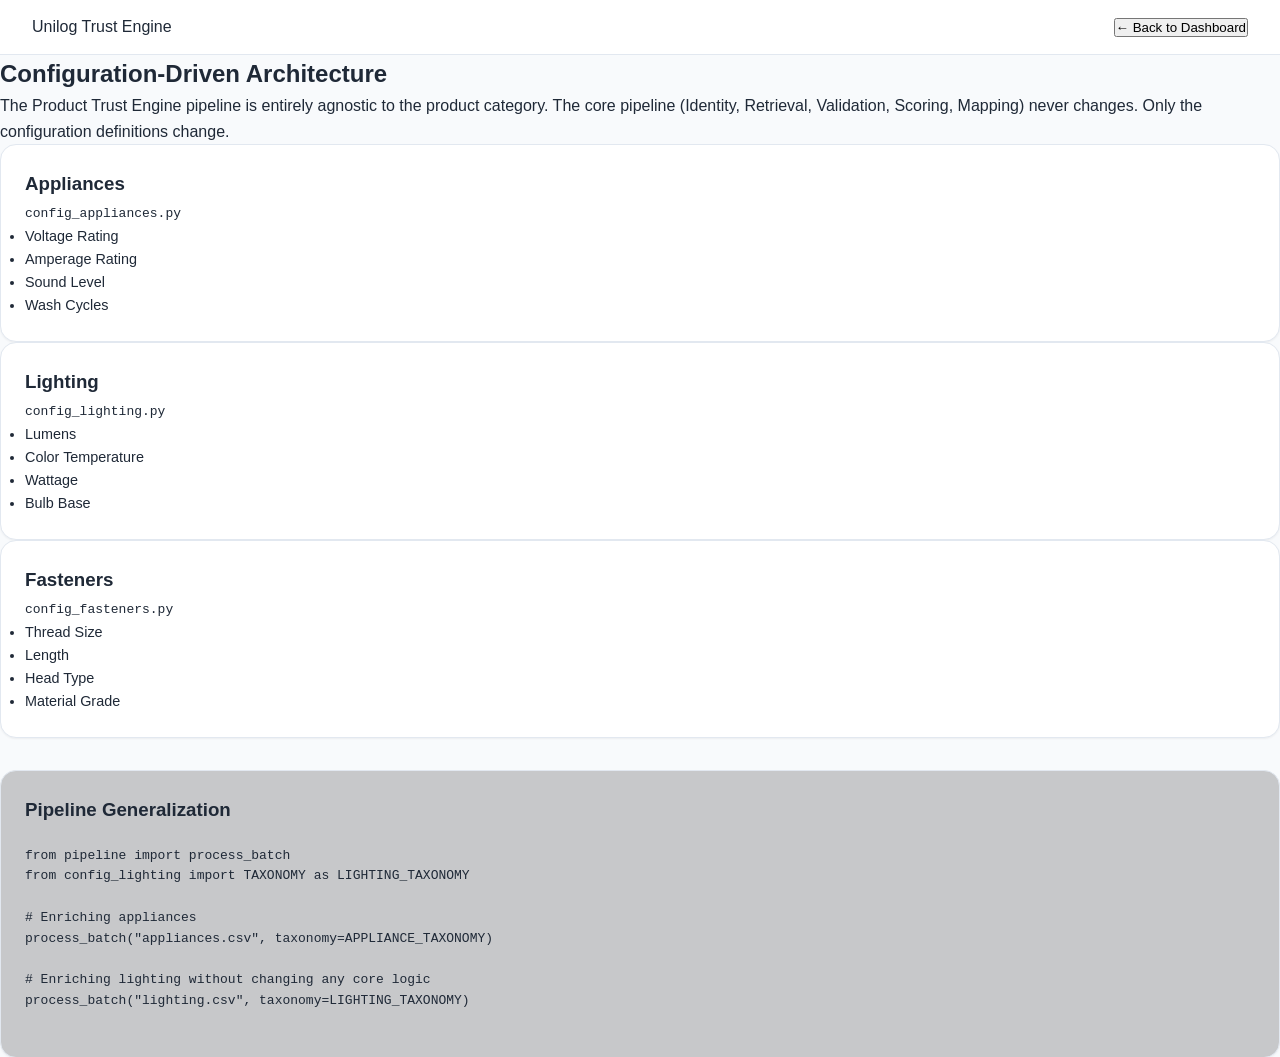
<file: frontend/categories.html>
<!DOCTYPE html>
<html lang="en">
<head>
    <meta charset="UTF-8">
    <meta name="viewport" content="width=device-width, initial-scale=1.0">
    <title>Configuration Driven Categories | Unilog</title>
    <link rel="stylesheet" href="styles.css">
</head>
<body>
    <header class="topbar">
        <div class="logo">Unilog Trust Engine</div>
        <nav>
            <a href="index.html"><button class="nav-btn">← Back to Dashboard</button></a>
        </nav>
    </header>

    <main>
        <h2>Configuration-Driven Architecture</h2>
        <p>The Product Trust Engine pipeline is entirely agnostic to the product category. The core pipeline (Identity, Retrieval, Validation, Scoring, Mapping) never changes. Only the configuration definitions change.</p>
        
        <div class="grid">
            <div class="card">
                <h3>Appliances</h3>
                <p><code>config_appliances.py</code></p>
                <ul style="color: var(--text-muted); font-size: 0.9rem">
                    <li>Voltage Rating</li>
                    <li>Amperage Rating</li>
                    <li>Sound Level</li>
                    <li>Wash Cycles</li>
                </ul>
            </div>
            <div class="card">
                <h3>Lighting</h3>
                <p><code>config_lighting.py</code></p>
                <ul style="color: var(--text-muted); font-size: 0.9rem">
                    <li>Lumens</li>
                    <li>Color Temperature</li>
                    <li>Wattage</li>
                    <li>Bulb Base</li>
                </ul>
            </div>
            <div class="card">
                <h3>Fasteners</h3>
                <p><code>config_fasteners.py</code></p>
                <ul style="color: var(--text-muted); font-size: 0.9rem">
                    <li>Thread Size</li>
                    <li>Length</li>
                    <li>Head Type</li>
                    <li>Material Grade</li>
                </ul>
            </div>
        </div>
        
        <div class="card" style="margin-top: 2rem; background-color: rgba(0,0,0,0.2)">
            <h3>Pipeline Generalization</h3>
            <pre style="color: var(--text-muted)"><code>
from pipeline import process_batch
from config_lighting import TAXONOMY as LIGHTING_TAXONOMY

# Enriching appliances
process_batch("appliances.csv", taxonomy=APPLIANCE_TAXONOMY)

# Enriching lighting without changing any core logic
process_batch("lighting.csv", taxonomy=LIGHTING_TAXONOMY)
            </code></pre>
        </div>
    </main>
</body>
</html>
</file>
<file: frontend/styles.css>
/* ================================================================
   Unilog Trust Engine — Enterprise White Theme
   Brand: Avenir font family, Blue primary, Clean white backgrounds
   ================================================================ */

:root {
    /* Trust Engine Premium Light Theme */
    --primary: #2563eb;
    --primary-hover: #1d4ed8;
    --primary-light: #eff6ff;
    --primary-50: #eff6ff;
    --primary-100: #dbeafe;
    --primary-500: #3b82f6;
    --primary-600: #2563eb;
    --primary-700: #1d4ed8;

    --success: #059669;
    --success-light: #ecfdf5;
    --warning: #d97706;
    --warning-light: #fffbeb;
    --danger: #dc2626;
    --danger-light: #fef2f2;

    --gray-50: #f9fafb;
    --gray-100: #f3f4f6;
    --gray-200: #e5e7eb;
    --gray-300: #d1d5db;
    --gray-400: #9ca3af;
    --gray-500: #6b7280;
    --gray-600: #4b5563;
    --gray-700: #374151;
    --gray-800: #1f2937;
    --gray-900: #111827;

    --white: #ffffff;
    --bg: #f8fafc;
    --card-bg: #ffffff;
    --border: #e2e8f0;
    --border-light: #f1f5f9;

    --shadow-sm: 0 1px 2px 0 rgba(0, 0, 0, 0.05);
    --shadow: 0 4px 6px -1px rgba(0, 0, 0, 0.08), 0 2px 4px -2px rgba(0, 0, 0, 0.04);
    --shadow-md: 0 10px 15px -3px rgba(0, 0, 0, 0.1), 0 4px 6px -4px rgba(0, 0, 0, 0.05);

    --radius: 12px;
    --radius-lg: 16px;
}

* { box-sizing: border-box; margin: 0; padding: 0; }

body {
    font-family: 'Avenir', -apple-system, BlinkMacSystemFont, "Segoe UI", Roboto, "Helvetica Neue", Arial, sans-serif;
    background-color: var(--bg);
    color: var(--gray-800);
    line-height: 1.6;
    -webkit-font-smoothing: antialiased;
}

/* ── Sidebar ──────────────────────────────────────────────────────── */
.sidebar {
    position: fixed;
    top: 0;
    left: 0;
    width: 240px;
    height: 100vh;
    background: var(--white);
    border-right: 1px solid var(--border);
    display: flex;
    flex-direction: column;
    z-index: 100;
}

.sidebar-brand {
    padding: 1.25rem 1.5rem;
    border-bottom: 1px solid var(--border);
    display: flex;
    align-items: center;
    gap: 0.75rem;
}

.sidebar-brand .brand-icon {
    width: 32px;
    height: 32px;
    background: var(--primary);
    border-radius: 8px;
    display: flex;
    align-items: center;
    justify-content: center;
    color: white;
    font-weight: 700;
    font-size: 0.875rem;
}

.sidebar-brand .brand-text {
    font-size: 0.9375rem;
    font-weight: 700;
    color: var(--gray-900);
}

.sidebar-brand .brand-sub {
    font-size: 0.6875rem;
    color: var(--gray-400);
    text-transform: uppercase;
    letter-spacing: 0.05em;
}

.sidebar-nav {
    padding: 1rem 0;
    flex: 1;
}

.nav-section {
    padding: 0.5rem 1.5rem;
    font-size: 0.6875rem;
    font-weight: 600;
    color: var(--gray-400);
    text-transform: uppercase;
    letter-spacing: 0.05em;
    margin-top: 0.5rem;
}

.nav-item {
    display: flex;
    align-items: center;
    gap: 0.75rem;
    padding: 0.5rem 0.75rem;
    margin: 0.125rem 0;
    border-radius: var(--radius);
    color: var(--gray-600);
    text-decoration: none;
    font-size: 0.875rem;
    font-weight: 500;
    transition: all 0.2s ease;
    cursor: pointer;
    border: none;
    background: none;
    width: 100%;
}

.nav-item:hover {
    background: var(--gray-100);
    color: var(--gray-900);
}

.nav-item.active {
    background: var(--primary-light);
    color: var(--primary-700);
    font-weight: 600;
}

.nav-item .nav-icon {
    width: 20px;
    height: 20px;
    display: flex;
    align-items: center;
    justify-content: center;
    font-size: 1rem;
}

.nav-item .nav-badge {
    margin-left: auto;
    background: var(--primary-100);
    color: var(--primary-700);
    font-size: 0.6875rem;
    font-weight: 600;
    padding: 0.125rem 0.5rem;
    border-radius: 10px;
}

.sidebar-footer {
    padding: 1rem 1.5rem;
    border-top: 1px solid var(--border);
    font-size: 0.75rem;
    color: var(--gray-400);
}

/* ── Main Content ─────────────────────────────────────────────────── */
.main {
    margin-left: 240px;
    min-height: 100vh;
}

.topbar {
    background: var(--white);
    border-bottom: 1px solid var(--border);
    padding: 0.875rem 2rem;
    display: flex;
    justify-content: space-between;
    align-items: center;
    position: sticky;
    top: 0;
    z-index: 50;
}

.topbar-title {
    font-size: 1rem;
    font-weight: 600;
    color: var(--gray-800);
}

.topbar-actions {
    display: flex;
    align-items: center;
    gap: 0.75rem;
}

.content {
    padding: 2rem;
    max-width: 1400px;
}

/* ── Cards ────────────────────────────────────────────────────────── */
.card {
    background: var(--card-bg);
    border: 1px solid var(--border);
    border-radius: var(--radius-lg);
    padding: 1.5rem;
    box-shadow: var(--shadow-sm);
}

.card-header {
    display: flex;
    justify-content: space-between;
    align-items: center;
    margin-bottom: 1.25rem;
}

.card-title {
    font-size: 0.9375rem;
    font-weight: 600;
    color: var(--gray-800);
}

.card-subtitle {
    font-size: 0.8125rem;
    color: var(--gray-500);
}

/* ── KPI Grid ─────────────────────────────────────────────────────── */
.kpi-grid {
    display: grid;
    grid-template-columns: repeat(auto-fit, minmax(220px, 1fr));
    gap: 1.25rem;
    margin-bottom: 2rem;
}

.kpi-card {
    background: var(--white);
    border: 1px solid var(--border);
    border-radius: var(--radius-lg);
    padding: 1.5rem;
    box-shadow: var(--shadow-sm);
}

.kpi-label {
    font-size: 0.8125rem;
    font-weight: 500;
    color: var(--gray-500);
    margin-bottom: 0.5rem;
}

.kpi-value {
    font-size: 1.75rem;
    font-weight: 700;
    color: var(--gray-900);
    line-height: 1.2;
}

.kpi-change {
    font-size: 0.75rem;
    font-weight: 500;
    margin-top: 0.375rem;
}

.kpi-change.positive { color: var(--success); }
.kpi-change.negative { color: var(--danger); }

/* ── Tables ───────────────────────────────────────────────────────── */
.table-container {
    background: var(--white);
    border: 1px solid var(--border);
    border-radius: var(--radius-lg);
    overflow: hidden;
    box-shadow: var(--shadow-sm);
}

table {
    width: 100%;
    border-collapse: collapse;
}

th {
    text-align: left;
    padding: 0.75rem 1rem;
    font-size: 0.75rem;
    font-weight: 600;
    text-transform: uppercase;
    letter-spacing: 0.05em;
    color: var(--gray-500);
    border-bottom: 1px solid var(--border);
    background: var(--gray-50);
}

td {
    padding: 1rem;
    font-size: 0.875rem;
    border-bottom: 1px solid var(--border-light);
    color: var(--gray-800);
}

tr:last-child td {
    border-bottom: none;
}

tbody tr {
    transition: background-color 0.2s ease;
}

tbody tr:hover {
    background-color: var(--gray-50);
}

/* ── Badges ───────────────────────────────────────────────────────── */
.badge {
    display: inline-flex;
    align-items: center;
    padding: 0.25rem 0.625rem;
    border-radius: 6px;
    font-size: 0.75rem;
    font-weight: 600;
    line-height: 1;
}

.badge-verified { background: var(--success-light); color: var(--success); }
.badge-needs_review { background: var(--warning-light); color: var(--warning); }
.badge-unknown { background: var(--danger-light); color: var(--danger); }
.badge-unverified { background: var(--gray-100); color: var(--gray-500); }
.badge-detected { background: var(--primary-light); color: var(--primary); margin: 0.25rem; }

/* ── Column Detection Results ──────────────────────────────────────── */
.detection-results {
    padding: 1rem;
    background: var(--gray-50);
    border-radius: var(--radius);
    border: 1px solid var(--border);
}
.detection-title {
    font-weight: 600;
    color: var(--gray-800);
    margin-bottom: 0.5rem;
    font-size: 0.875rem;
}
.detected-columns {
    display: flex;
    flex-wrap: wrap;
    gap: 0.25rem;
    margin-bottom: 0.5rem;
}
.missing-columns {
    font-size: 0.75rem;
    color: var(--gray-500);
    margin-bottom: 0.5rem;
}
.warnings {
    font-size: 0.75rem;
    color: var(--warning);
    margin-bottom: 0.5rem;
}
.total-rows {
    font-size: 0.875rem;
    font-weight: 600;
    color: var(--primary);
}

/* ── Buttons ──────────────────────────────────────────────────────── */
.btn {
    display: inline-flex;
    align-items: center;
    gap: 0.5rem;
    padding: 0.5rem 1rem;
    border-radius: var(--radius);
    font-size: 0.875rem;
    font-weight: 500;
    cursor: pointer;
    transition: all 0.15s ease;
    border: 1px solid transparent;
    text-decoration: none;
}

.btn-primary {
    background: var(--primary);
    color: white;
    border-color: var(--primary);
}

.btn-primary:hover { background: var(--primary-hover); }

.btn-secondary {
    background: white;
    color: var(--gray-700);
    border-color: var(--gray-300);
}

.btn-secondary:hover { background: var(--gray-50); }

.btn-ghost {
    background: transparent;
    color: var(--gray-600);
    border-color: transparent;
}

.btn-ghost:hover { background: var(--gray-100); }

.btn-sm { padding: 0.375rem 0.75rem; font-size: 0.8125rem; }

/* ── Progress Bar ─────────────────────────────────────────────────── */
.progress-bar {
    height: 8px;
    background: var(--gray-200);
    border-radius: 4px;
    overflow: hidden;
}

.progress-fill {
    height: 100%;
    border-radius: 4px;
    transition: width 0.5s ease;
}

.progress-fill.green { background: var(--success); }
.progress-fill.blue { background: var(--primary); }
.progress-fill.yellow { background: var(--warning); }
.progress-fill.red { background: var(--danger); }

/* ── Section Headers ──────────────────────────────────────────────── */
.section-header {
    display: flex;
    justify-content: space-between;
    align-items: center;
    margin-bottom: 1.5rem;
}

.section-title {
    font-size: 1.125rem;
    font-weight: 600;
    color: var(--gray-900);
}

.section-desc {
    font-size: 0.875rem;
    color: var(--gray-500);
    margin-top: 0.25rem;
}

/* ── Grid Layouts ─────────────────────────────────────────────────── */
.grid-2 { display: grid; grid-template-columns: 1fr 1fr; gap: 1.25rem; }
.grid-3 { display: grid; grid-template-columns: repeat(3, 1fr); gap: 1.25rem; }
.grid-4 { display: grid; grid-template-columns: repeat(4, 1fr); gap: 1.25rem; }

/* ── Attribute Cards ──────────────────────────────────────────────── */
.attr-grid {
    display: grid;
    grid-template-columns: repeat(auto-fill, minmax(280px, 1fr));
    gap: 1rem;
}

.attr-card {
    background: var(--white);
    border: 1px solid var(--border);
    border-radius: var(--radius);
    padding: 1rem 1.25rem;
    box-shadow: var(--shadow-sm);
}

.attr-card-header {
    display: flex;
    justify-content: space-between;
    align-items: flex-start;
    margin-bottom: 0.5rem;
}

.attr-label {
    font-size: 0.8125rem;
    font-weight: 600;
    color: var(--gray-500);
    text-transform: uppercase;
    letter-spacing: 0.03em;
}

.attr-value {
    font-size: 1.125rem;
    font-weight: 600;
    color: var(--gray-900);
}

.attr-meta {
    display: flex;
    gap: 1rem;
    margin-top: 0.75rem;
    font-size: 0.75rem;
    color: var(--gray-500);
}

/* ── Pipeline Steps ───────────────────────────────────────────────── */
.pipeline-steps {
    display: flex;
    gap: 0.5rem;
    margin: 2rem 0;
    overflow-x: auto;
    padding-bottom: 0.5rem;
}

.pipeline-step {
    flex: 1;
    min-width: 140px;
    background: var(--white);
    border: 1px solid var(--border);
    border-radius: var(--radius);
    padding: 1rem;
    text-align: center;
    opacity: 0.4;
    transition: all 0.3s ease;
}

.pipeline-step.active {
    opacity: 1;
    border-color: var(--primary);
    background: var(--primary-light);
}

.pipeline-step .step-num {
    width: 28px;
    height: 28px;
    border-radius: 50%;
    background: var(--gray-200);
    color: var(--gray-600);
    display: inline-flex;
    align-items: center;
    justify-content: center;
    font-size: 0.75rem;
    font-weight: 700;
    margin-bottom: 0.5rem;
}

.pipeline-step.active .step-num {
    background: var(--primary);
    color: white;
}

.pipeline-step .step-label {
    font-size: 0.8125rem;
    font-weight: 500;
    color: var(--gray-700);
}

/* ── Diff Table ───────────────────────────────────────────────────── */
.diff-row-match td:nth-child(3) { color: var(--success); font-weight: 600; }
.diff-row-mismatch td:nth-child(3) { color: var(--danger); font-weight: 600; }

/* ── Upload Zone ──────────────────────────────────────────────────── */
.upload-zone {
    border: 2px dashed var(--gray-300);
    border-radius: var(--radius-lg);
    padding: 3rem 2rem;
    text-align: center;
    cursor: pointer;
    transition: all 0.2s ease;
    background: var(--white);
}

.upload-zone:hover {
    border-color: var(--primary);
    background: var(--primary-light);
}

.upload-zone.dragover {
    border-color: var(--primary);
    background: var(--primary-light);
}

.upload-icon {
    font-size: 2.5rem;
    margin-bottom: 1rem;
    color: var(--gray-400);
}

.upload-title {
    font-size: 1rem;
    font-weight: 600;
    color: var(--gray-800);
    margin-bottom: 0.5rem;
}

.upload-desc {
    font-size: 0.875rem;
    color: var(--gray-500);
}

/* ── Loading ──────────────────────────────────────────────────────── */
.spinner {
    width: 24px;
    height: 24px;
    border: 3px solid var(--gray-200);
    border-top-color: var(--primary);
    border-radius: 50%;
    animation: spin 0.8s linear infinite;
    display: inline-block;
}

@keyframes spin { to { transform: rotate(360deg); } }

.loading-overlay {
    display: flex;
    flex-direction: column;
    align-items: center;
    justify-content: center;
    padding: 3rem;
    gap: 1rem;
}

/* ── Evidence Source ──────────────────────────────────────────────── */
.evidence-source {
    display: flex;
    align-items: center;
    gap: 0.5rem;
    padding: 0.5rem 0.75rem;
    background: var(--gray-50);
    border-radius: var(--radius);
    font-size: 0.8125rem;
    color: var(--gray-600);
    margin-top: 0.75rem;
}

.evidence-source a {
    color: var(--primary);
    text-decoration: none;
}

.evidence-source a:hover { text-decoration: underline; }

/* ── Empty State ──────────────────────────────────────────────────── */
.empty-state {
    text-align: center;
    padding: 4rem 2rem;
    color: var(--gray-500);
}

.empty-state .empty-icon {
    font-size: 3rem;
    margin-bottom: 1rem;
    color: var(--gray-300);
}

/* ── Activity Feed ─────────────────────────────────────────────── */
.activity-feed {
    border: 1px solid var(--border);
    border-radius: var(--radius);
    overflow: hidden;
    background: var(--white);
}

.activity-feed-header {
    display: flex;
    justify-content: space-between;
    align-items: center;
    padding: 0.625rem 1rem;
    background: var(--gray-50);
    border-bottom: 1px solid var(--border-light);
}

.activity-feed-title {
    font-size: 0.8125rem;
    font-weight: 600;
    color: var(--gray-700);
    text-transform: uppercase;
    letter-spacing: 0.05em;
}

.activity-feed-count {
    font-size: 0.75rem;
    color: var(--gray-400);
    font-variant-numeric: tabular-nums;
}

.activity-feed-body {
    max-height: 400px;
    overflow-y: auto;
    scroll-behavior: smooth;
}

.activity-event {
    padding: 0.5rem 0.75rem;
    border-bottom: 1px solid var(--border-light);
    transition: background 0.15s;
}

.activity-event:last-child {
    border-bottom: none;
}

.activity-event:hover {
    filter: brightness(0.97);
}

.activity-event-header {
    display: flex;
    align-items: center;
    gap: 0.5rem;
    flex-wrap: wrap;
}

.activity-event-icon {
    font-size: 0.875rem;
    width: 1.25rem;
    text-align: center;
    flex-shrink: 0;
}

.activity-event-step {
    font-size: 0.6875rem;
    font-weight: 700;
    text-transform: uppercase;
    letter-spacing: 0.06em;
    opacity: 0.7;
}

.activity-event-provider {
    font-size: 0.6875rem;
    font-weight: 500;
    opacity: 0.5;
    font-family: 'SF Mono', 'Fira Code', monospace;
}

.activity-event-time {
    font-size: 0.6875rem;
    opacity: 0.4;
    margin-left: auto;
    font-variant-numeric: tabular-nums;
}

.activity-event-detail {
    font-size: 0.8125rem;
    margin-top: 0.125rem;
    line-height: 1.4;
    word-break: break-word;
}

.activity-event-source {
    font-size: 0.6875rem;
    opacity: 0.4;
    font-family: 'SF Mono', 'Fira Code', monospace;
    margin-top: 0.125rem;
}

/* Spinner override for activity feed */
.activity-feed .spinner {
    width: 14px;
    height: 14px;
    border-width: 2px;
}

/* ── Responsive ───────────────────────────────────────────────────── */
@media (max-width: 1024px) {
    .sidebar { display: none; }
    .main { margin-left: 0; }
    .grid-4 { grid-template-columns: repeat(2, 1fr); }
}

@media (max-width: 640px) {
    .content { padding: 1rem; }
    .grid-2, .grid-3, .grid-4 { grid-template-columns: 1fr; }
    .kpi-grid { grid-template-columns: 1fr 1fr; }
}

/* ── Explainability Panel ─────────────────────────────────────────── */
.explain-layout {
    display: grid;
    grid-template-columns: 1fr 1fr;
    gap: 1.5rem;
}

.evidence-block {
    background: var(--gray-50);
    border-left: 3px solid var(--primary);
    padding: 1rem 1.25rem;
    border-radius: 0 var(--radius) var(--radius) 0;
    font-family: 'SF Mono', 'Fira Code', monospace;
    font-size: 0.8125rem;
    color: var(--gray-700);
    margin: 1rem 0;
    line-height: 1.6;
}

/* ── Scrollbar ────────────────────────────────────────────────────── */
::-webkit-scrollbar { width: 6px; height: 6px; }
::-webkit-scrollbar-track { background: transparent; }
::-webkit-scrollbar-thumb { background: var(--gray-300); border-radius: 3px; }
::-webkit-scrollbar-thumb:hover { background: var(--gray-400); }
</file>
